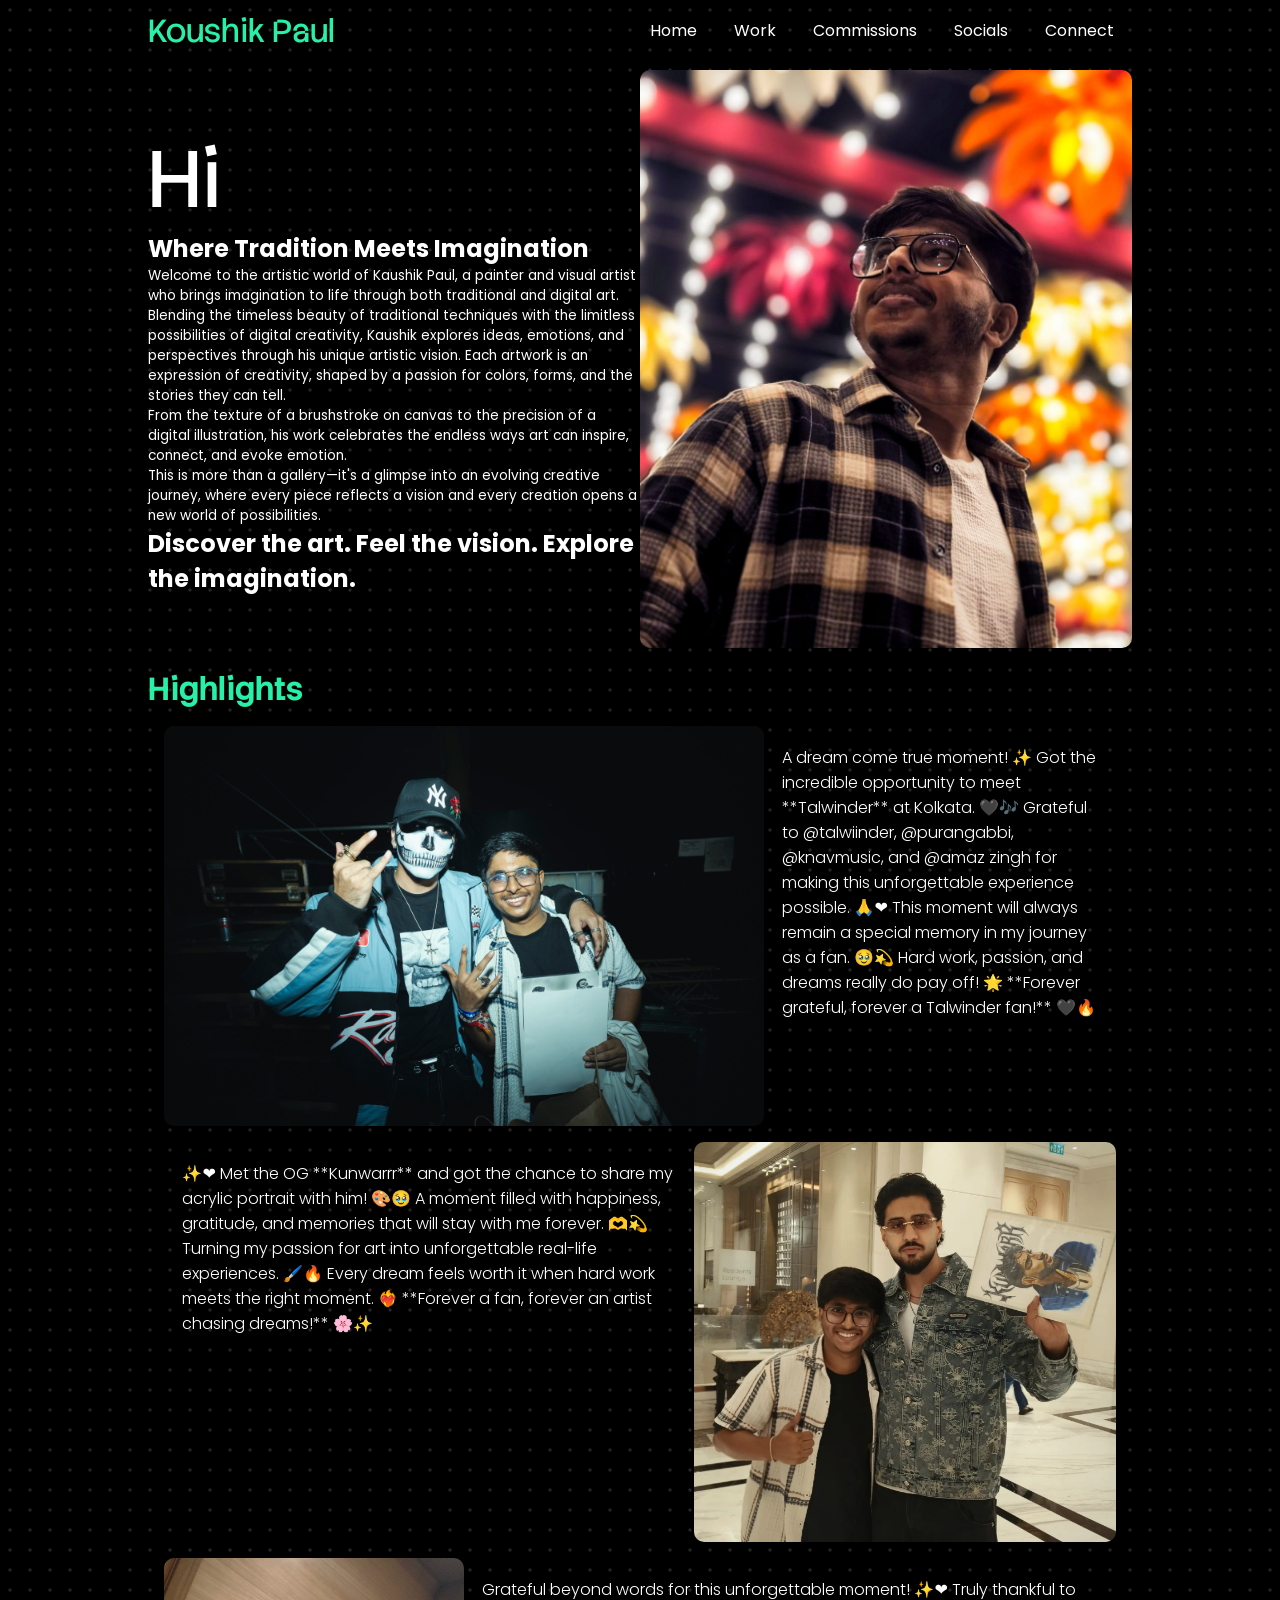
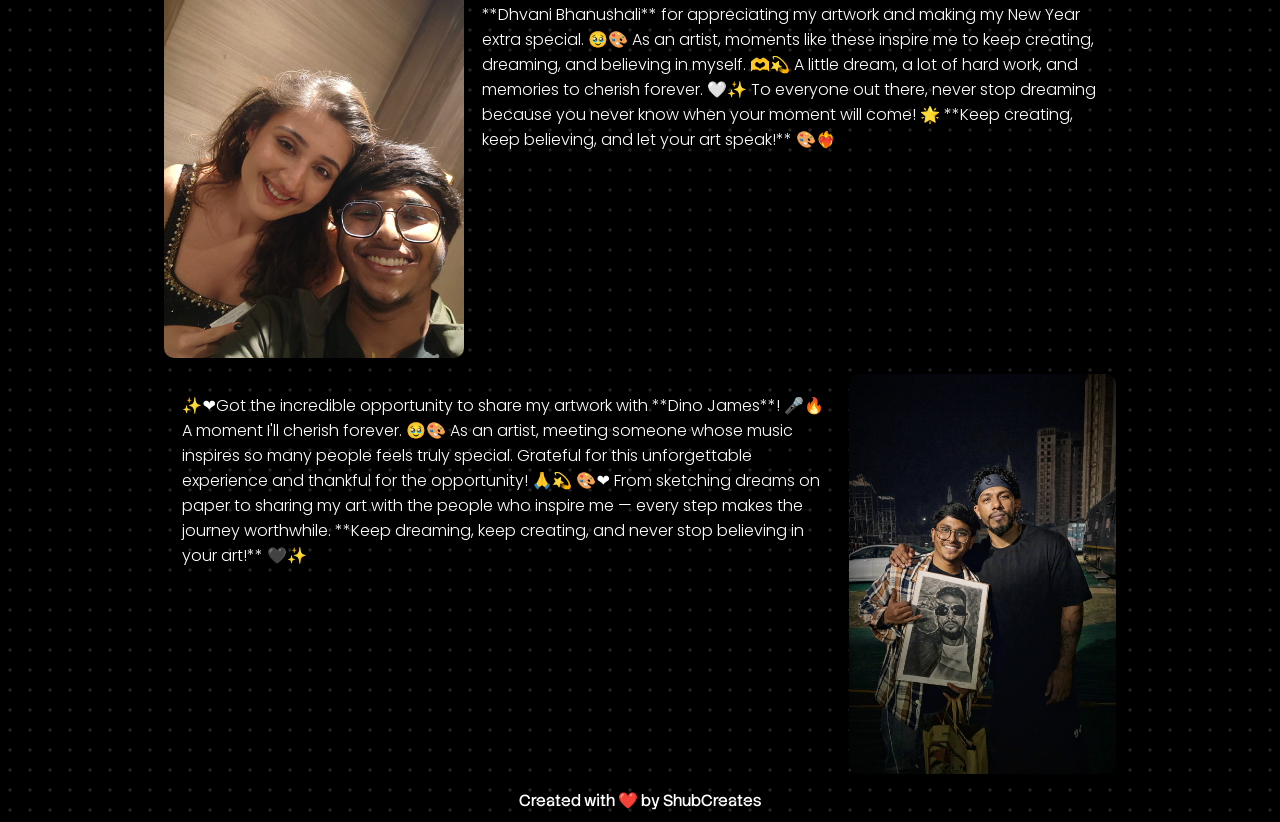
<file: index.html>
<!DOCTYPE html>
<html lang="en">

<head>
    <meta charset="UTF-8">
    <meta name="viewport" content="width=device-width, initial-scale=1.0">
    <title>Koushik Paul</title>
    <link rel="stylesheet" href="style.css">
    <link rel="preconnect" href="https://fonts.googleapis.com">
    <link rel="preconnect" href="https://fonts.gstatic.com" crossorigin>
    <link
        href="https://fonts.googleapis.com/css2?family=Poppins:ital,wght@0,100;0,200;0,300;0,400;0,500;0,600;0,700;0,800;0,900;1,100;1,200;1,300;1,400;1,500;1,600;1,700;1,800;1,900&display=swap"
        rel="stylesheet">
</head>

<body>
    <header>

        <div class="name"><a href="index.html">Koushik Paul</a></div>
        <!-- <input type="checkbox" id="sidebar-active" checked>
        <label for="sidebar-active" class="open-sidebar"><img src="./menu.svg" alt=""></label>
        <label for="sidebar-active" class="close-sidebar"><img src="./close.svg" alt=""></label> -->


        <nav>
            <ul id="nav">
                <li><a href="index.html">Home</a></li>
                <li><a href="work.html">Work</a></li>
                <li><a href="commissions.html">Commissions</a></li>
                <li>
                    <div class="dropdown">
                        <a href="#" class="dropdown-btn">Socials</a>
                        <ul class="dropdown-menu">
                            <li><a href="https://www.instagram.com/artbykoushiik09/" target="_blank">Instagram</a></li>
                            <li><a href="https://www.facebook.com/koushik.paul.349768/" target="_blank">Facebook</a>
                            </li>
                            <li><a href="https://www.threads.com/@artbykoushiik09?xmt=AQG0GuTqPGgWz7UZrjgsqS6IeFhi2UVJGzHxa5SyLa_GTTU"
                                    target="_blank">Thread</a></li>
                            <li><a href="https://www.youtube.com/@artbykoushiik" target="_blank">Youtube</a></li>
                            <li><a href="https://www.snapchat.com/@artbykoushik09?share_id=5Vm6-Djg6uE&locale=en-US"
                                    target="_blank">Snapchat</a></li>
                            
                            <li><a href="https://mail.google.com/mail/?view=cm&fs=1&to=koushikpaul292@gmail.com"
                                    target="_blank">Email</a></li>
                        </ul>
                    </div>
                </li>
                <li><a href="connect.html">Connect</a></li>
            </ul>


        </nav>
    </header>
    <main>
        <div class="description">
            <div class="description-text">
                <p id="hi">Hi</p>
                <p id="intro-1">Where Tradition Meets Imagination</p>
                <p id="intro-2">
                    Welcome to the artistic world of Kaushik Paul, a painter and visual artist who brings imagination to
                    life through both traditional and digital art.</p>
                <p id="intro-3">

                    Blending the timeless beauty of traditional techniques with the limitless possibilities of digital
                    creativity, Kaushik explores ideas, emotions, and perspectives through his unique artistic vision.
                    Each artwork is an expression of creativity, shaped by a passion for colors, forms, and the stories
                    they can tell.
                </p>
                <p id="intro-4">
                    From the texture of a brushstroke on canvas to the precision of a digital illustration, his work
                    celebrates the endless ways art can inspire, connect, and evoke emotion.
                </p>
                <p id="intro-5">
                    This is more than a gallery—it's a glimpse into an evolving creative journey, where every piece
                    reflects a vision and every creation opens a new world of possibilities.
                </p>
                <p id="intro-6">
                    Discover the art. Feel the vision. Explore the imagination.</p>
            </div>
            <div class="description-logo"><img src="./22.jpeg" alt="Kaushik Paul" style="border-radius: 10px;"></div>
        </div>
        <div class="highlights">
            <div class="highlights-title">
                <p>Highlights</p>
            </div>
            <div class="card card-featured">
                <div class="photo">
                    <img src="./1-wide.jpeg" alt="">
                </div>
                <div class="des">
                    <p> A dream come true moment! ✨ Got the incredible opportunity to meet **Talwinder** at Kolkata.
                        🖤🎶
                        Grateful to @talwiinder, @purangabbi, @knavmusic, and @amaz zingh for making this unforgettable
                        experience possible. 🙏❤️
                        This moment will always remain a special memory in my journey as a fan. 🥹💫
                        Hard work, passion, and dreams really do pay off! 🌟
                        **Forever grateful, forever a Talwinder fan!** 🖤🔥</p>
                </div>
            </div>
            <div class="card card-reversed">
                <div class="photo">
                    <img src="./8-sq.png" alt="">
                </div>
                <div class="des">
                    <p>✨❤️ Met the OG **Kunwarrr** and got the chance to share my acrylic portrait with him! 🎨🥹
                        A moment filled with happiness, gratitude, and memories that will stay with me forever. 🫶💫
                        Turning my passion for art into unforgettable real-life experiences. 🖌️🔥
                        Every dream feels worth it when hard work meets the right moment. ❤️‍🔥
                        **Forever a fan, forever an artist chasing dreams!** 🌸✨</p>
                </div>
            </div>
            <div class="card card-featured">
                <div class="photo">
                    <img src="./3.jpeg" alt="">
                </div>
                <div class="des">
                    <p>Grateful beyond words for this unforgettable moment! ✨❤️ Truly thankful to **Dhvani Bhanushali**
                        for appreciating my artwork and making my New Year extra special. 🥹🎨
                        As an artist, moments like these inspire me to keep creating, dreaming, and believing in myself.
                        🫶💫
                        A little dream, a lot of hard work, and memories to cherish forever. 🤍✨
                        To everyone out there, never stop dreaming because you never know when your moment will come! 🌟
                        **Keep creating, keep believing, and let your art speak!** 🎨❤️‍🔥</p>
                </div>
            </div>
            <div class="card card-reversed">
                <div class="photo">
                    <img src="./4.png" alt="">
                </div>
                <div class="des">
                    <p>✨❤️Got the incredible opportunity to share my artwork with **Dino James**! 🎤🔥 A moment I'll
                        cherish forever. 🥹🎨

                        As an artist, meeting someone whose music inspires so many people feels truly special. Grateful
                        for this unforgettable experience and thankful for the opportunity! 🙏💫

                        🎨❤️ From sketching dreams on paper to sharing my art with the people who inspire me — every
                        step makes the journey worthwhile.

                        **Keep dreaming, keep creating, and never stop believing in your art!** 🖤✨</p>
                </div>
            </div>
        </div>
    </main>
    <footer>
        <a href="https://github.com/ShubCreates" target="_blank">Created with ❤️ by ShubCreates</a>
    </footer>
    <script>
        document.addEventListener("contextmenu", function (e) {
            e.preventDefault();
        });
    </script>
</body>

</html>
</file>
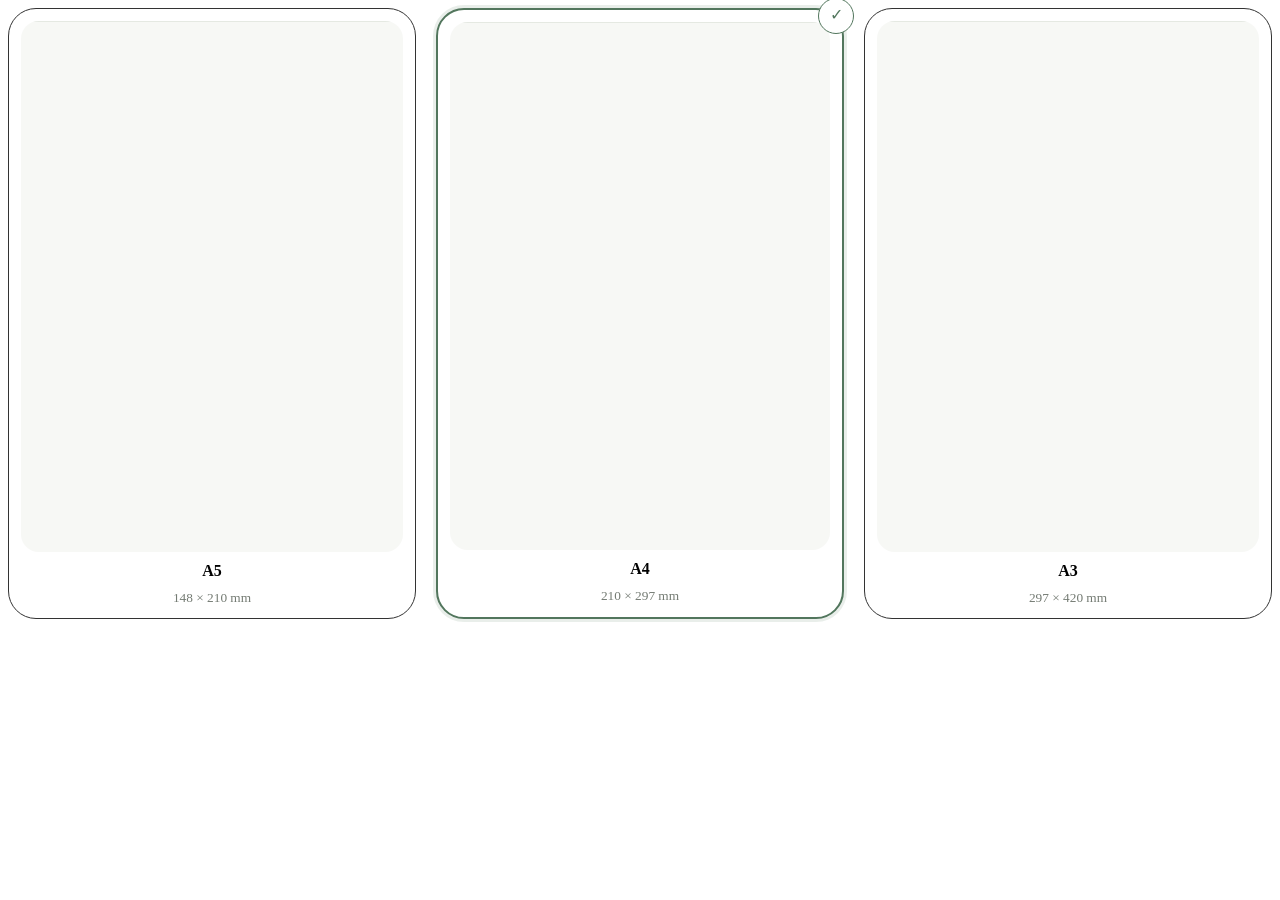
<file: try.html>
<!DOCTYPE html>
<html lang="en">

<head>
    <meta charset="UTF-8">
    <meta name="viewport" content="width=device-width, initial-scale=1.0">
    <title>Document</title>
    <style>
        .paper-grid {
            display: grid;
            grid-template-columns: repeat(3, minmax(0, 1fr));
            gap: 20px;
        }

        .paper-card {
            position: relative;
            display: flex;
            flex-direction: column;
            align-items: center;
            gap: 10px;
            padding: 12px;
            border: 1.5px solid #333;
            border-radius: 28px;
            cursor: pointer;
            background: white;
            transition: border-color .2s, box-shadow .2s;
        }

        .paper-card input {
            position: absolute;
            opacity: 0;
            pointer-events: none;
        }

        .paper-card:has(input:checked) {
            border: 2px solid #52765d;
            box-shadow: 0 0 0 3px #52765d20;
        }

        .checkmark {
            display: none;
            position: absolute;
            top: -12px;
            right: -12px;
            width: 34px;
            height: 34px;
            border: 1.5px solid #52765d;
            border-radius: 50%;
            background: white;
            color: #52765d;
            text-align: center;
            line-height: 31px;
        }

        .paper-card:has(input:checked) .checkmark {
            display: block;
        }

        .paper-preview {
            width: 100%;
            aspect-ratio: 0.72;
            border-radius: 18px;
            background: #f7f8f5;
        }

        .preview-a5 {
            background-image: linear-gradient(#e5e9e2 1px, transparent 1px);
        }

        .preview-a4 {
            background-image: linear-gradient(#e5e9e2 1px, transparent 1px);
        }

        .preview-a3 {
            background-image: linear-gradient(#e5e9e2 1px, transparent 1px);
        }

        .paper-card small {
            color: #747b73;
        }

        .paper-card:focus-within {
            outline: 3px solid #b9d1bd;
            outline-offset: 3px;
        }
    </style>
</head>

<body>
    <div class="paper-grid">
        <label class="paper-card">
            <input type="radio" name="paperSize" value="A5">
            <span class="checkmark">✓</span>
            <div class="paper-preview preview-a5"></div>
            <strong>A5</strong>
            <small>148 × 210 mm</small>
        </label>

        <label class="paper-card">
            <input type="radio" name="paperSize" value="A4" checked>
            <span class="checkmark">✓</span>
            <div class="paper-preview preview-a4"></div>
            <strong>A4</strong>
            <small>210 × 297 mm</small>
        </label>

        <label class="paper-card">
            <input type="radio" name="paperSize" value="A3">
            <span class="checkmark">✓</span>
            <div class="paper-preview preview-a3"></div>
            <strong>A3</strong>
            <small>297 × 420 mm</small>
        </label>
    </div>
</body>

</html>
</file>
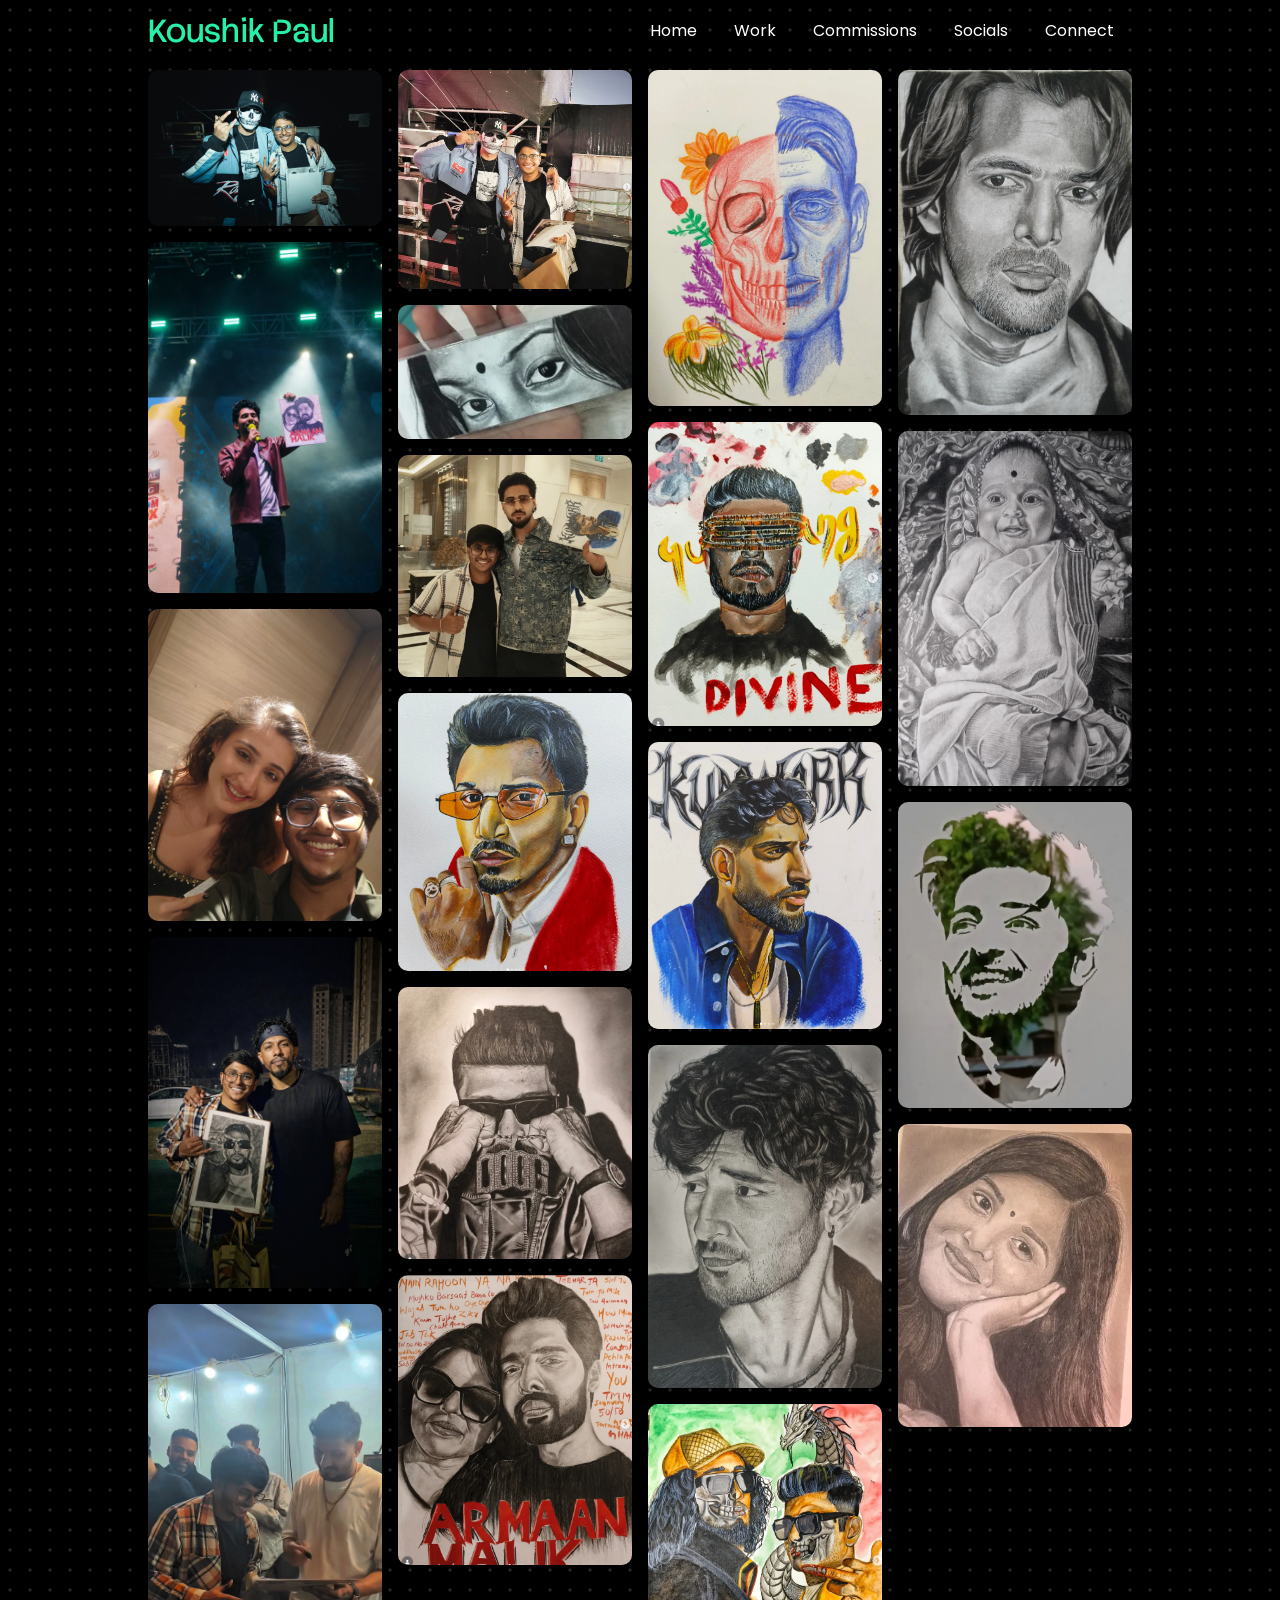
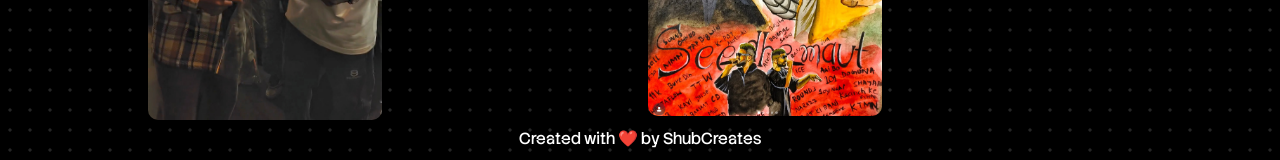
<file: work.html>
<!DOCTYPE html>
<html lang="en">

<head>
    <meta charset="UTF-8">
    <meta name="viewport" content="width=device-width, initial-scale=1.0">
    <title>Koushik Paul</title>
    <link rel="stylesheet" href="style.css">
</head>

<body>
    <header>
        <div class="name"><a href="index.html">Koushik Paul</a></div>
        <nav>
            <ul id="nav">
                <li><a href="index.html">Home</a></li>
                <li><a href="work.html">Work</a></li>
                <li><a href="commissions.html">Commissions</a></li>
                <li>
                    <div class="dropdown">
                        <a href="#" class="dropdown-btn">Socials</a>
                        <ul class="dropdown-menu">
                            <li><a href="https://www.instagram.com/artbykoushiik09/" target="_blank">Instagram</a></li>
                            <li><a href="https://www.facebook.com/koushik.paul.349768/"
                                    target="_blank">Facebook</a></li>
                            <li><a href="https://www.threads.com/@artbykoushiik09?xmt=AQG0GuTqPGgWz7UZrjgsqS6IeFhi2UVJGzHxa5SyLa_GTTU"
                                    target="_blank">Thread</a></li>
                            <li><a href="https://www.youtube.com/@artbykoushiik"
                                    target="_blank">Youtube</a></li>
                                     <li><a href="https://www.snapchat.com/@artbykoushik09?share_id=5Vm6-Djg6uE&locale=en-US"
                                    target="_blank">Snapchat</a></li>
                           
                        
                            <li><a href="https://mail.google.com/mail/?view=cm&fs=1&to=koushikpaul292@gmail.com"
                                    target="_blank">Email</a></li>
                        </ul>
                    </div>
                </li>
                <li><a href="connect.html">Connect</a></li>
            </ul>
        </nav>
    </header>
    <main>
        <div class="masonry">
            <img src="./1-wide.jpeg" alt="" class="wide">
            <img src="./2.png" alt="">
            <img src="./3.jpeg" alt="">
            <img src="./4.png" alt="">
            <img src="./5.jpeg" alt="">
            <img src="./6-wide.png" alt="" class="wide">
            <img src="./7-wide.jpeg" alt="">
            <img src="./8-sq.png" alt="" class="sq">
            <img src="./9.png" alt="">
            <img src="./10-sq.png" alt="" class="sq">
            <img src="./11-sq.png" alt="" class="sq">
            <img src="./12.png" alt="">
            <img src="./13.png" alt="">
            <img src="./14.png" alt="">
            <img src="./15.png" alt="">
            <img src="./16.png" alt="">
            <img src="./17.png" alt="">
            <img src="./18.png" alt="">
            <img src="./19.png" alt="">
            <img src="./20.png" alt="">

        </div>
    </main>
    <footer>
        <a href="https://github.com/ShubCreates" target="_blank">Created with ❤️ by ShubCreates</a>
    </footer>

</body>

</html>
</file>
<file: style.css>
@import url('https://fonts.googleapis.com/css2?family=Bebas+Neue&family=Poppins:ital,wght@0,100;0,200;0,300;0,400;0,500;0,600;0,700;0,800;0,900;1,100;1,200;1,300;1,400;1,500;1,600;1,700;1,800;1,900&family=Roboto+Mono:ital,wght@0,100..700;1,100..700&family=Special+Elite&family=Stack+Sans+Notch:wght@200..700&display=swap');


















* {
    box-sizing: border-box;
    margin: 0;
    padding: 0;

}

img {
    -webkit-user-drag: none;
    user-drag: none;
    user-select: none;
}

:root {
    --bg-color-black: #000;
    --bg-color-light-gray: #171717;
    --bg-color-light-gray-opacity-50: #171717c1;
    --bg-color-dark: #0a0a0a;
    --txt-color: #27f1A8;
}

footer {
    text-align: center;
    font-size: 1rem;
    font-family: 'Times New Roman', Times, serif;
}

body {

    color: white;
    display: grid;
    /* background-color: var(--bg-color-light-gray); */
    background-color: var(--bg-color-black);
    background-image: url("data:image/svg+xml,%3Csvg width='20' height='20' viewBox='0 0 40 40' xmlns='http://www.w3.org/2000/svg'%3E%3Cpath d='M20 16v8M16 20h8' stroke='%23555' stroke-width='1'/%3E%3C/svg%3E");
    grid-template-rows: auto 1fr auto;
    grid-template-columns: 1fr;
    grid-template-areas:
        "header"
        "main"
        "footer";
    min-height: 100vh;
    width: 100%;
    max-width: 1000px;
    margin: 0 auto;
    padding: 0 0.5rem;
}

header {
    grid-area: header;
    display: flex;
    flex-direction: row;
    justify-content: space-between;
    align-items: center;
}

ul#nav {
    list-style-type: none;
    display: flex;
    flex-direction: row;
}

ul#nav li {
    /* font-size: 1.25rem; */
    justify-content: center;
    align-items: center;
    /* font-family: 'Times New Roman', Times, serif; */
    font-family: "Poppins";
    font-weight: 400;
    position: relative;
    display: block;
    cursor: pointer;
}

#nav li a {
    display: block;
    padding: 1.15rem;
}

li::before {
    content: "";
    position: absolute;
    bottom: 0;
    right: calc(50% - 5px);
    height: 2px;
    width: 0px;
    background: #27f1A8;
    transition: 200ms ease-in;
}

li:hover::before {
    width: 100%;
    right: 0;

}

.name {
    font-size: 2rem;
    font-family: "Stack Sans Notch", sans-serif;

}

.name a {
    color: var(--txt-color) !important;
}

main {
    grid-area: main;
    width: 100%;

}

.description {
    display: grid;
    width: 100%;
    grid-template-columns: 1fr 1fr;
    place-items: center;
    margin: .5rem 0;
}

.description-logo img {
    width: 100%;
}

footer {
    grid-area: footer;
    height: 2rem;
    font-family: "Stack Sans Notch", sans-serif;
}

p#hi {
    font-size: 5rem;
    font-family: "Stack Sans Notch", sans-serif;
}

p#intro-1,
p#intro-6 {
    font-size: 1.5rem;
    font-family: "Poppins", sans-serif;
    font-weight: 700;
}

#intro-2,
#intro-3,
#intro-4,
#intro-5 {
    font-family: "Poppins", sans-serif;
    font-size: .85rem;
}

a:visited,
a:link {
    color: white;
    text-decoration: none;
}

/* main nav links turn green when hovering their li */
ul#nav>li:hover>a,
footer>a:hover,
.dropdown:hover>.dropdown-btn {
    color: #27f1A8;
}

/* dropdown links turn green only when you hover that exact link */
.dropdown-menu a:hover {
    color: #27f1A8;
}

/* smooth color change */
#nav a {
    transition: color 200ms ease-out;
}



.highlights-title p {
    font-size: 2rem;
    font-family: "Stack Sans Notch", sans-serif;
    font-weight: 700;
    margin-top: 1rem;
    color: var(--txt-color);
}

.card {
    display: flex;
    flex-direction: row;
    height: 400px;
    margin: 1rem;
}

.card-reversed {
    flex-direction: row-reverse;
}

.photo img {
    height: 100%;
    border-radius: 10px;
}

.des p {
    font-size: 1rem;
    padding: 1.15rem;
    font-family: "Poppins", system-ui;
    font-weight: 300;
}

/* sdlkfja */
.dropdown {
    position: relative;
    /* reference for the menu */
    display: inline-block;
}

.dropdown-menu {
    position: absolute;
    top: 100%;
    /* directly below the button */
    left: 0%;
    /* min-width: 160px; */
    list-style: none;
    margin: 0;
    padding: 1.15rem;
    background: var(--bg-color-light-gray-opacity-50);
    border-radius: 6px;
    box-shadow: 0 4px 12px rgba(0, 0, 0, 0.15);

    /* hidden state */
    opacity: 0;
    visibility: hidden;
    /* transform: translateY(-8px); */
    transition: all 0.25s ease;
}

.dropdown:hover .dropdown-menu {
    opacity: 1;
    visibility: visible;
    transform: translateY(0);
}

.dropdown-menu a {
    display: block;
    /* padding: 1.15rem; */
    color: white;
    text-decoration: none;
}













.masonry {
    margin: .5rem 0;
    column-count: 4;
    column-gap: 2ren;
}

.masonry img {
    width: 100%;
    display: block;
    margin-bottom: 16px;
    border-radius: 10px;
    object-fit: cover;
    break-inside: avoid;
}










.commissiondetails {
    margin: 1rem 0;
}

.commissiondetails>img {
    border-radius: 10px;
    margin: 0.5rem 0;
    width: 100%;
}

#comm-1 {
    margin: 0.5rem 0;
    font-size: 1rem;
    font-family: "Poppins";
}

#comm-2,
#comm-4 {
    font-family: "Stack Sans Notch", system-ui;
    margin: 0.5rem 0;
    font-size: 2rem;
}

#comm-3,
#comm-5 {
    margin: 0.5rem 0;
    font-size: 1.15rem;
    font-family: "Poppins";
}

.a5-one:hover,
.a4-one:hover,
.a3-one:hover,
.a5-two:hover,
.a4-two:hover,
.a3-two:hover,
#comm-1:hover,
#comm-2:hover,
#comm-3:hover,
#comm-4:hover,
#comm-5:hover {
    color: var(--txt-color);
}

.choosetitle {
    display: flex;
    flex-direction: row;
    justify-content: space-between;
    align-items: center;
    margin-bottom: .5rem;
    font-family: "Poppins";
}

.choosebox {
    display: flex;

    flex-direction: row;
    justify-content: space-evenly;
    grid-template-columns: 1fr 1fr 1fr;
    gap: 2rem;
}

.choose {
    border: 2px solid var(--txt-color);
    border-radius: 10px;
    padding: 1rem;
}

hr {
    border-style: none;
    border-bottom: 2px solid var(--txt-color);
    margin: 1rem;
}

.page {
    display: flex;
    gap: .5rem;
    flex-direction: column;
    justify-content: center;
    align-items: center;
    padding: .5rem;
    border-radius: 10px;
    border: 2px solid;
    width: min(33%, 200px);
    transition: 200ms ease-in-out;
}

.pagename,
.pageprice,
.cau1,
.cau2 {
    font-family: "Poppins";
}

.cautions {
    display: flex;
    flex-direction: column;
    border-radius: 10px;
    border: 2px solid var(--txt-color);
    margin: 1rem 0;
    padding: 1rem;
    transition: 200ms ease-in-out;
}

.cau1 {
    font-size: 1.5rem;
    margin-bottom: .5rem;
}

.cau2 {
    font-size: 1rem;
    display: flex;
    gap: 0.5rem;
    flex-direction: row;
    margin-bottom: .5rem;
}


.gotoconnect {
    height: 3rem;
    color: white;
    border: 2px solid;
    display: flex;
    justify-content: center;
    align-items: center;
    font-size: 1.5rem;
    border-color: var(--txt-color);
    border-radius: 10px;
    margin-bottom: 1rem;
    cursor: pointer;
    font-family: "Stack Sans Notch", system-ui;
    font-weight: 600;
}

.gotoconnect:hover {
    background-color: var(--txt-color);
    color: var(--bg-color-light-gray);
}











.connect-grid {
    display: grid;
    grid-template-columns: 1fr 1fr;
    grid-auto-flow: row;
    grid-auto-rows: auto;
    gap: 2rem;
    margin: 1rem 0;
}

.connect-cards {
    border: 2px solid var(--txt-color);
    /* height: 200px; */
    border-radius: 10px;
    padding: .75rem;
    transition: 200ms ease-in-out;
}

.connect-card-top {
    display: flex;
    flex-direction: row;
}

.connect-card-top-left>ion-icon {
    height: 3rem;
    width: 3rem;
    color: linear-gradient(45deg, #962FBF, #4F5BD5);
}

.connect-card-top-right {
    display: flex;
    flex-direction: column;
    /* margin-right: auto; */
    /* gap: .5rem; */
    margin: 0 auto 0 .5rem;

}

.connect-card-middle {
    display: flex;
    flex-direction: column;
    margin: .5rem 0;
    gap: .5rem;
}

.connect-card-bottom {
    display: flex;
    flex-direction: row;
    justify-content: space-between;
}

#card-middle-top {
    font-size: 1.5rem;
}

.connect-cards:hover,
.page:hover,
.cautions:hover {
    transform: translate(-5px, -5px);
    border-color: white;
    box-shadow: 0px 0px 10px var(--txt-color);
}

.connect-details {
    margin: .5rem 0;
}

#connect-1,
#connect-3 {
    font-size: 1rem;
}

#connect-2 {
    font-size: 2rem;
    margin: .5rem 0;
}

#card-top,
#card-middle-top {
    font-family: "Stack Sans Notch";
}

#card-bottom,
#card-middle-bottom,
#card-bottom-left {
    font-family: "Poppins";
}

#card-bottom-left {
    font-size: .85rem;
}






/* Responsive */
@media (max-width: 1024px) {
    .masonry {
        column-count: 3;
    }
}

@media (max-width: 700px) {
    .masonry {
        column-count: 2;
    }
}

/* @media (max-width: 450px)  { .masonry { column-count: 1; } } */




        










/* .close-sidebar,
.open-sidebar,
#sidebar,
input#sidebar-active {
    display: none;
}
 */
/* 
@media screen and (max-width: 810px) {
    ul#nav {
        display: none;
        transition: 200ms ease-in-out;
    }
    
    .open-sidebar {
        display: flex;
        width: 50px;
        height: 50px;
        justify-content: center;
        align-items: center;
    }

    
    input#sidebar-active:checked ~ nav ul#nav {
        display: grid;
        grid-template-columns: auto auto auto auto;
        flex-direction: column;
        position: absolute;
        top: 100%;            
        left: 0;
        width: 100%;
        z-index: 100;
        background-color: var(--bg-color-black);
        background-image: url("data:image/svg+xml,%3Csvg width='20' height='20' viewBox='0 0 40 40' xmlns='http://www.w3.org/2000/svg'%3E%3Cpath d='M20 16v8M16 20h8' stroke='%23555' stroke-width='1'/%3E%3C/svg%3E");
        border-bottom-left-radius: 10px;
        border-bottom-right-radius: 10px;

    }
    ul#nav > li:has(.dropdown) {
        display: none;
    }
    header {
        position: relative;   
      
    }
} */
</file>
